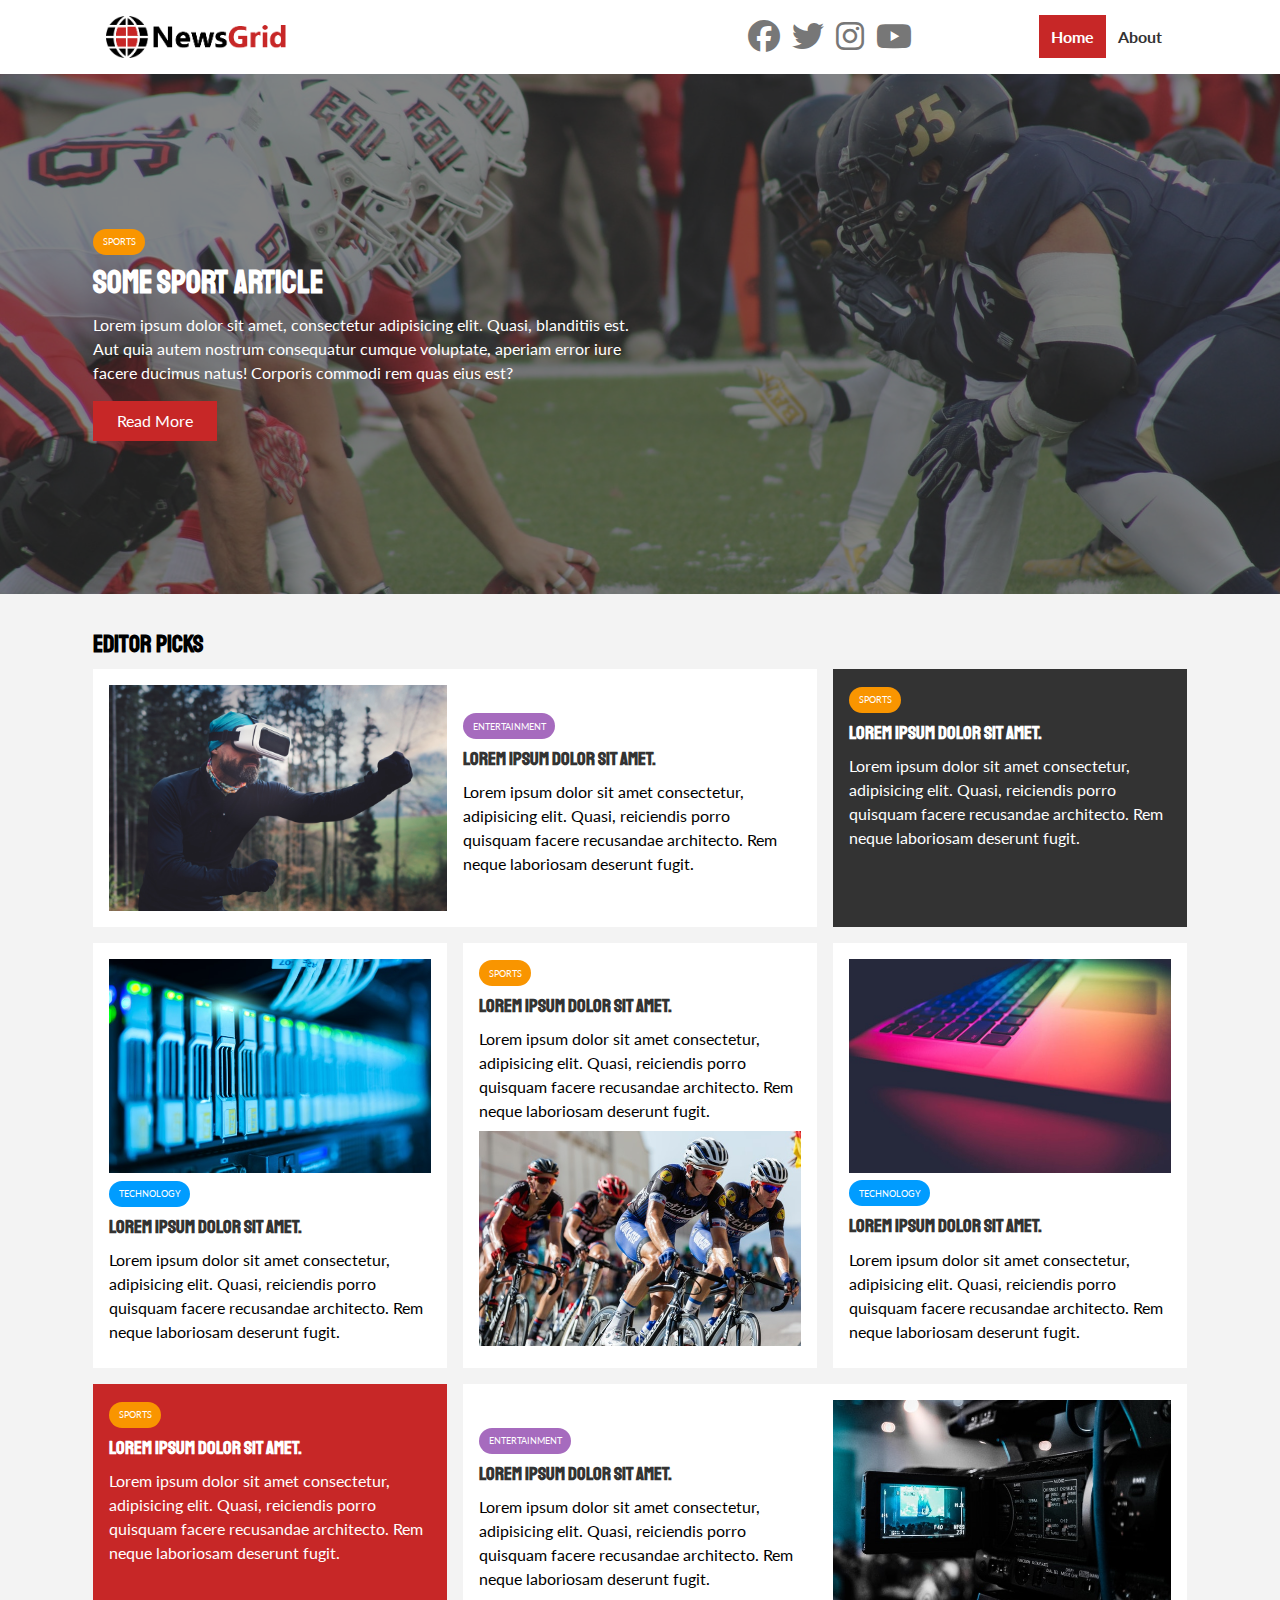
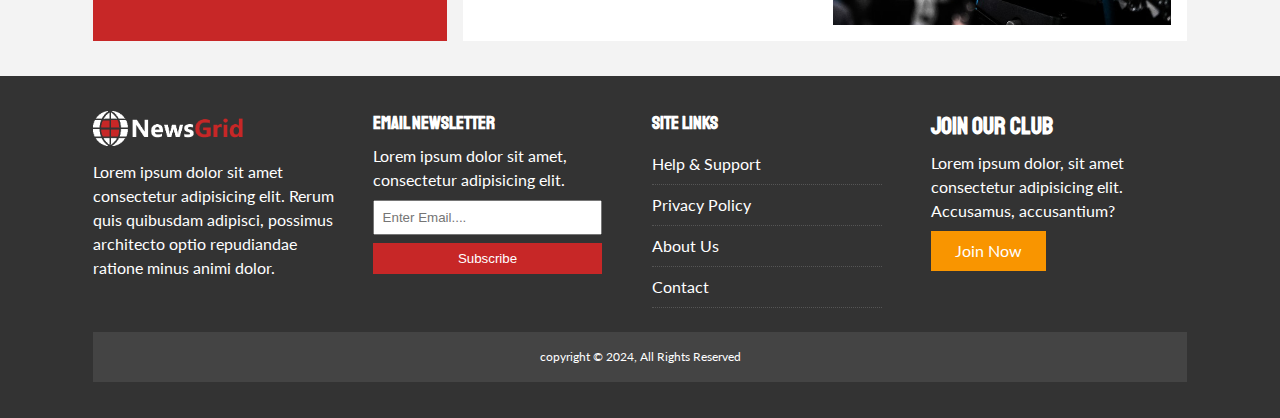
<file: index.html>
<!DOCTYPE html>
<html lang="en">
<head>
    <meta charset="UTF-8">
    <meta name="viewport" content="width=device-width, initial-scale=1.0">
    <link rel="preconnect" href="https://fonts.googleapis.com">
<link rel="preconnect" href="https://fonts.gstatic.com" crossorigin>
<link href="https://fonts.googleapis.com/css2?family=Lato:ital,wght@0,100;0,300;0,400;0,700;0,900;1,100;1,300;1,400;1,700;1,900&family=Staatliches&display=swap" rel="stylesheet">
    <link rel="stylesheet" href=" https://cdnjs.cloudflare.com/ajax/libs/font-awesome/6.5.2/css/all.min.css">
    <link rel="stylesheet" href="/CSS/style.css">
    <link rel="stylesheet" media="screen and (max-width: 768px)" href="/CSS/mobile.css">
    <link rel="icon" type="image/png" sizes="32x32" href="favicon-32x32.png">
    <title>NewsGrid | Latest News</title>
</head>
<body>
    <nav id="main-nav">
        <div class="container">
            <img src="/image_resources/logo.png" alt="NewsGrid" class="logo">
            <div class="social">
                <a href="https://facebook.com" target="_blank"><i class="fab fa-facebook fa-2x"></i></a>
                <a href="https://twitter.com" target="_blank"><i class="fab fa-twitter fa-2x"></i></a>
                <a href="https://instagram.com" target="_blank"><i class="fab fa-instagram fa-2x"></i></a>
                <a href="https://youtube.com" target="_blank"><i class="fab fa-youtube fa-2x"></i></a>
            </div>
            <ul>
                <li><a href="index.html" class="current">Home</a></li>
                <li><a href="about.html">About</a></li>
            </ul>
        </div>
    </nav>

    <!-- Showcase -->
     <header id="showcase">
        <div class="container">
            <div class="showcase-container">
              <div class="showcase-content">
                <div class="category category-sports">Sports</div>
                <h1>Some Sport Article</h1>
                <p>Lorem ipsum dolor sit amet, consectetur adipisicing elit. Quasi, blanditiis est. Aut quia autem nostrum consequatur cumque voluptate, aperiam error iure facere ducimus natus! Corporis commodi rem quas eius est?</p>
                <a href="article.html" class="btn btn-primary">Read More</a>
              </div>  
            </div>
        </div>
     </header>
     
     <!-- Home Articles -->
       <section id="home-articles" class="py-2">
         <div class="container">
            <h2>Editor Picks</h2>
            <div class="articles-container">
                <article class="card">
                    <img src="/image_resources/articles/ent1.jpg" alt="">
                    <div>
                        <div class="category category-ent">Entertainment</div>
                        <h3>
                            <a href="article.html">Lorem ipsum dolor sit amet.</a>
                        </h3>
                        <p>Lorem ipsum dolor sit amet consectetur, adipisicing elit. Quasi, reiciendis porro quisquam facere recusandae architecto. Rem neque laboriosam deserunt fugit.</p>
                    </div>
                </article>
                <article class="card bg-dark">
                        <div class="category category-sports">Sports</div>
                        <h3>
                            <a href="article.html">Lorem ipsum dolor sit amet.</a>
                        </h3>
                        <p>Lorem ipsum dolor sit amet consectetur, adipisicing elit. Quasi, reiciendis porro quisquam facere recusandae architecto. Rem neque laboriosam deserunt fugit.</p>
                </article>
                <article class="card">
                    <img src="/image_resources/articles/tech1.jpg" alt="">
                    <div class="category category-tech">Technology</div>
                    <h3>
                        <a href="article.html">Lorem ipsum dolor sit amet.</a>
                    </h3>
                    <p>Lorem ipsum dolor sit amet consectetur, adipisicing elit. Quasi, reiciendis porro quisquam facere recusandae architecto. Rem neque laboriosam deserunt fugit.</p>
               </article>
               <article class="card">
                <div class="category category-sports">Sports</div>
                <h3>
                    <a href="article.html">Lorem ipsum dolor sit amet.</a>
                </h3>
                <p>Lorem ipsum dolor sit amet consectetur, adipisicing elit. Quasi, reiciendis porro quisquam facere recusandae architecto. Rem neque laboriosam deserunt fugit.</p>
                <img src="/image_resources/articles/sports1.jpg" alt="">
              </article>
             <article class="card">
             <img src="/image_resources/articles/tech2.jpg" alt="">
             <div class="category category-tech">Technology</div>
             <h3>
                <a href="article.html">Lorem ipsum dolor sit amet.</a>
             </h3>
             <p>Lorem ipsum dolor sit amet consectetur, adipisicing elit. Quasi, reiciendis porro quisquam facere recusandae architecto. Rem neque laboriosam deserunt fugit.</p>
             </article>
             <article class="card bg-primary">
             <div class="category category-sports">Sports</div>
             <h3>
              <a href="article.html">Lorem ipsum dolor sit amet.</a>
             </h3>
             <p>Lorem ipsum dolor sit amet consectetur, adipisicing elit. Quasi, reiciendis porro quisquam facere recusandae architecto. Rem neque laboriosam deserunt fugit.</p>
             </article>
             <article class="card">
                <div>
                    <div class="category category-ent">Entertainment</div>
                    <h3>
                        <a href="article.html">Lorem ipsum dolor sit amet.</a>
                    </h3>
                    <p>Lorem ipsum dolor sit amet consectetur, adipisicing elit. Quasi, reiciendis porro quisquam facere recusandae architecto. Rem neque laboriosam deserunt fugit.</p>
                </div>
                <img src="/image_resources/articles/ent2.jpg" alt="">
               </article>
              </div>
            </div>
        </section>
       
        <!-- Footer -->
         <footer id="main-footer" class="py-2">
            <div class="container footer-container">
                <div>
                    <img src="/logo_light.png" alt="NewsGrid">
                    <p>Lorem ipsum dolor sit amet consectetur adipisicing elit. Rerum quis quibusdam adipisci, possimus architecto optio repudiandae ratione minus animi dolor.</p>
             </div>
                 <div>
                    <h3>Email Newsletter</h3>
                    <p>Lorem ipsum dolor sit amet, consectetur adipisicing elit.</p>
                    <form name="contact" method="POST" data-netlify="true">
                        <input type="email" name="email" placeholder="Enter Email....">
                        <input type="submit" value="Subscribe" class="btn btn-primary">
                    </form>
                 </div>
                <div>
                    <h3>Site Links</h3>
                    <ul class="list">
                        <li><a href="#">Help & Support</a></li>
                        <li><a href="#">Privacy Policy</a></li>
                        <li><a href="#">About Us</a></li>
                        <li><a href="#">Contact</a></li>
                    </ul>
                </div>
                <div>
                    <h2>Join Our Club</h2>
                    <p>Lorem ipsum dolor, sit amet consectetur adipisicing elit. Accusamus, accusantium?</p>
                    <a href="#" class="btn btn-secondary">Join Now</a>
                </div>
                <div>
                    <p>
                        copyright &copy; 2024, All Rights Reserved
                    </p>
                </div>
            </div>
         </footer>

</body>
</html>
</file>
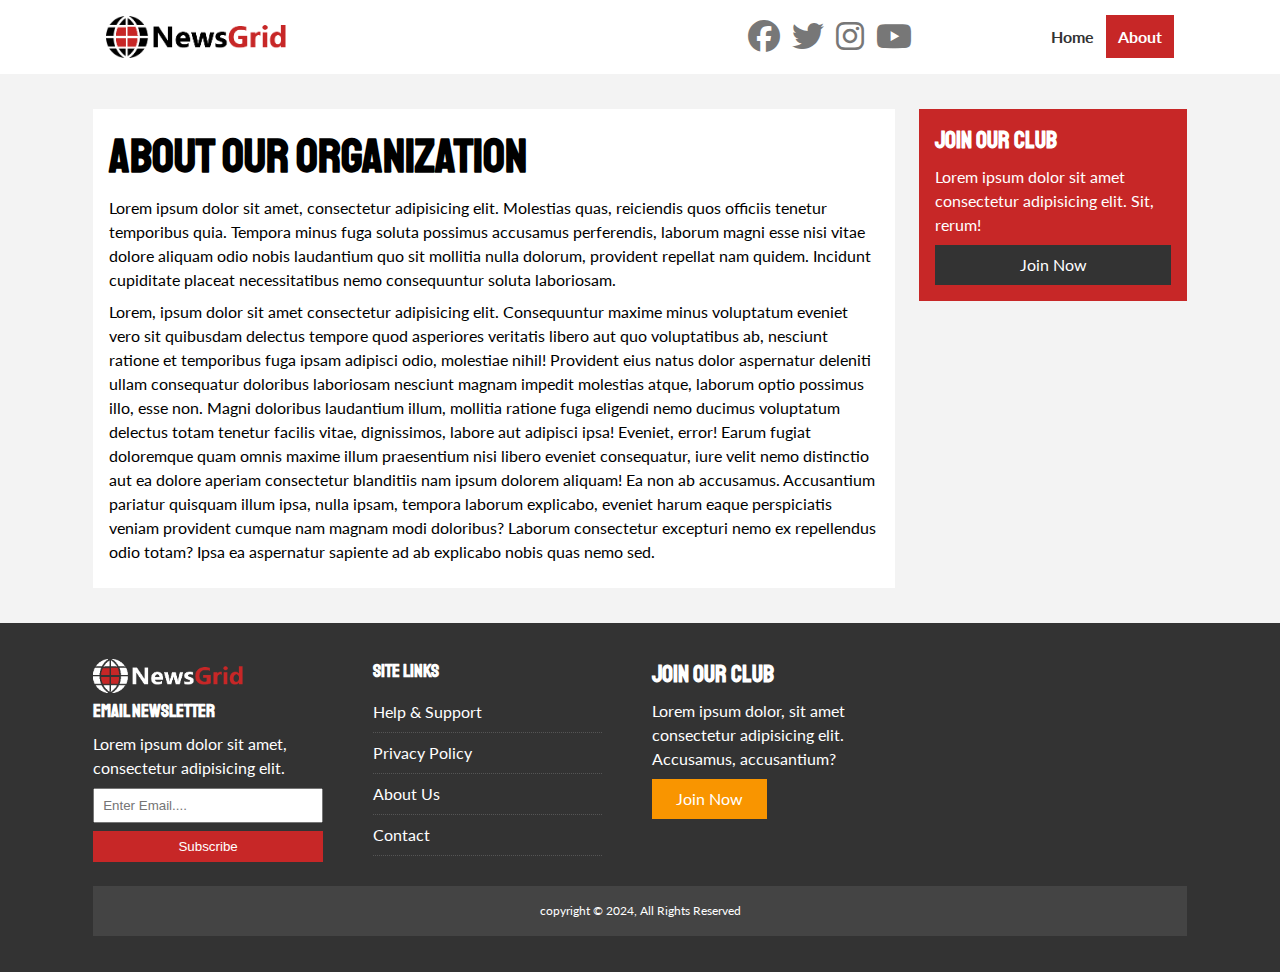
<file: about.html>
<!DOCTYPE html>
<html lang="en">
<head>
    <meta charset="UTF-8">
    <meta name="viewport" content="width=device-width, initial-scale=1.0">
    <link rel="preconnect" href="https://fonts.googleapis.com">
<link rel="preconnect" href="https://fonts.gstatic.com" crossorigin>
<link href="https://fonts.googleapis.com/css2?family=Lato:ital,wght@0,100;0,300;0,400;0,700;0,900;1,100;1,300;1,400;1,700;1,900&family=Staatliches&display=swap" rel="stylesheet">
    <link rel="stylesheet" href=" https://cdnjs.cloudflare.com/ajax/libs/font-awesome/6.5.2/css/all.min.css">
    <link rel="stylesheet" href="/CSS/style.css">
    <link rel="stylesheet" media="screen and (max-width: 768px)" href="/CSS/mobile.css">
    <link rel="icon" type="image/png" sizes="32x32" href="favicon-32x32.png">
    <title>NewsGrid | About</title>
</head>
<body>
    <nav id="main-nav">
        <div class="container">
            <img src="/image_resources/logo.png" alt="NewsGrid" class="logo">
            <div class="social">
                <a href="https://facebook.com" target="_blank"><i class="fab fa-facebook fa-2x"></i></a>
                <a href="https://twitter.com" target="_blank"><i class="fab fa-twitter fa-2x"></i></a>
                <a href="https://instagram.com" target="_blank"><i class="fab fa-instagram fa-2x"></i></a>
                <a href="https://youtube.com" target="_blank"><i class="fab fa-youtube fa-2x"></i></a>
            </div>
            <ul>
                <li><a href="index.html">Home</a></li>
                <li><a class="current" href="about.html">About</a></li>
            </ul>
        </div>
    </nav>

     <section id="about">
        <div class="container">
            <div class="page-container">
                <article class="card">
                    <h1 class="l-heading">About Our Organization</h1>
                    <p>Lorem ipsum dolor sit amet, consectetur adipisicing elit. Molestias quas, reiciendis quos officiis tenetur temporibus quia. Tempora minus fuga soluta possimus accusamus perferendis, laborum magni esse nisi vitae dolore aliquam odio nobis laudantium quo sit mollitia nulla dolorum, provident repellat nam quidem. Incidunt cupiditate placeat necessitatibus nemo consequuntur soluta laboriosam.</p>
                    <p>Lorem, ipsum dolor sit amet consectetur adipisicing elit. Consequuntur maxime minus voluptatum eveniet vero sit quibusdam delectus tempore quod asperiores veritatis libero aut quo voluptatibus ab, nesciunt ratione et temporibus fuga ipsam adipisci odio, molestiae nihil! Provident eius natus dolor aspernatur deleniti ullam consequatur doloribus laboriosam nesciunt magnam impedit molestias atque, laborum optio possimus illo, esse non. Magni doloribus laudantium illum, mollitia ratione fuga eligendi nemo ducimus voluptatum delectus totam tenetur facilis vitae, dignissimos, labore aut adipisci ipsa! Eveniet, error! Earum fugiat doloremque quam omnis maxime illum praesentium nisi libero eveniet consequatur, iure velit nemo distinctio aut ea dolore aperiam consectetur blanditiis nam ipsum dolorem aliquam! Ea non ab accusamus. Accusantium pariatur quisquam illum ipsa, nulla ipsam, tempora laborum explicabo, eveniet harum eaque perspiciatis veniam provident cumque nam magnam modi doloribus? Laborum consectetur excepturi nemo ex repellendus odio totam? Ipsa ea aspernatur sapiente ad ab explicabo nobis quas nemo sed.</p>
                </article>
                <aside class="card bg-primary">
                    <h2>Join Our Club</h2>
                    <p>Lorem ipsum dolor sit amet consectetur adipisicing elit. Sit, rerum!</p>
                    <a href="#" class="btn btn-dark btn-block">Join Now</a>
                </aside>
            </div>
        </div>
     </section>
       
        <!-- Footer -->
         <footer id="main-footer" class="py-2">
            <div class="container footer-container">
                <div>
                    <img src="/logo_light.png" alt="NewsGrid">
                    <div>
                        <h3>Email Newsletter</h3>
                        <p>Lorem ipsum dolor sit amet, consectetur adipisicing elit.</p>
                        <form name="contact" method="POST" data-netlify="true">
                            <input type="email" name="email" placeholder="Enter Email....">
                            <input type="submit" value="Subscribe" class="btn btn-primary">
                        </form>
                     </div>
                </div>
                <div>
                    <h3>Site Links</h3>
                    <ul class="list">
                        <li><a href="#">Help & Support</a></li>
                        <li><a href="#">Privacy Policy</a></li>
                        <li><a href="#">About Us</a></li>
                        <li><a href="#">Contact</a></li>
                    </ul>
                </div>
                <div>
                    <h2>Join Our Club</h2>
                    <p>Lorem ipsum dolor, sit amet consectetur adipisicing elit. Accusamus, accusantium?</p>
                    <a href="#" class="btn btn-secondary">Join Now</a>
                </div>
                <div>
                    <p>
                        copyright &copy; 2024, All Rights Reserved
                    </p>
                </div>
            </div>
         </footer>

</body>
</html>
</file>
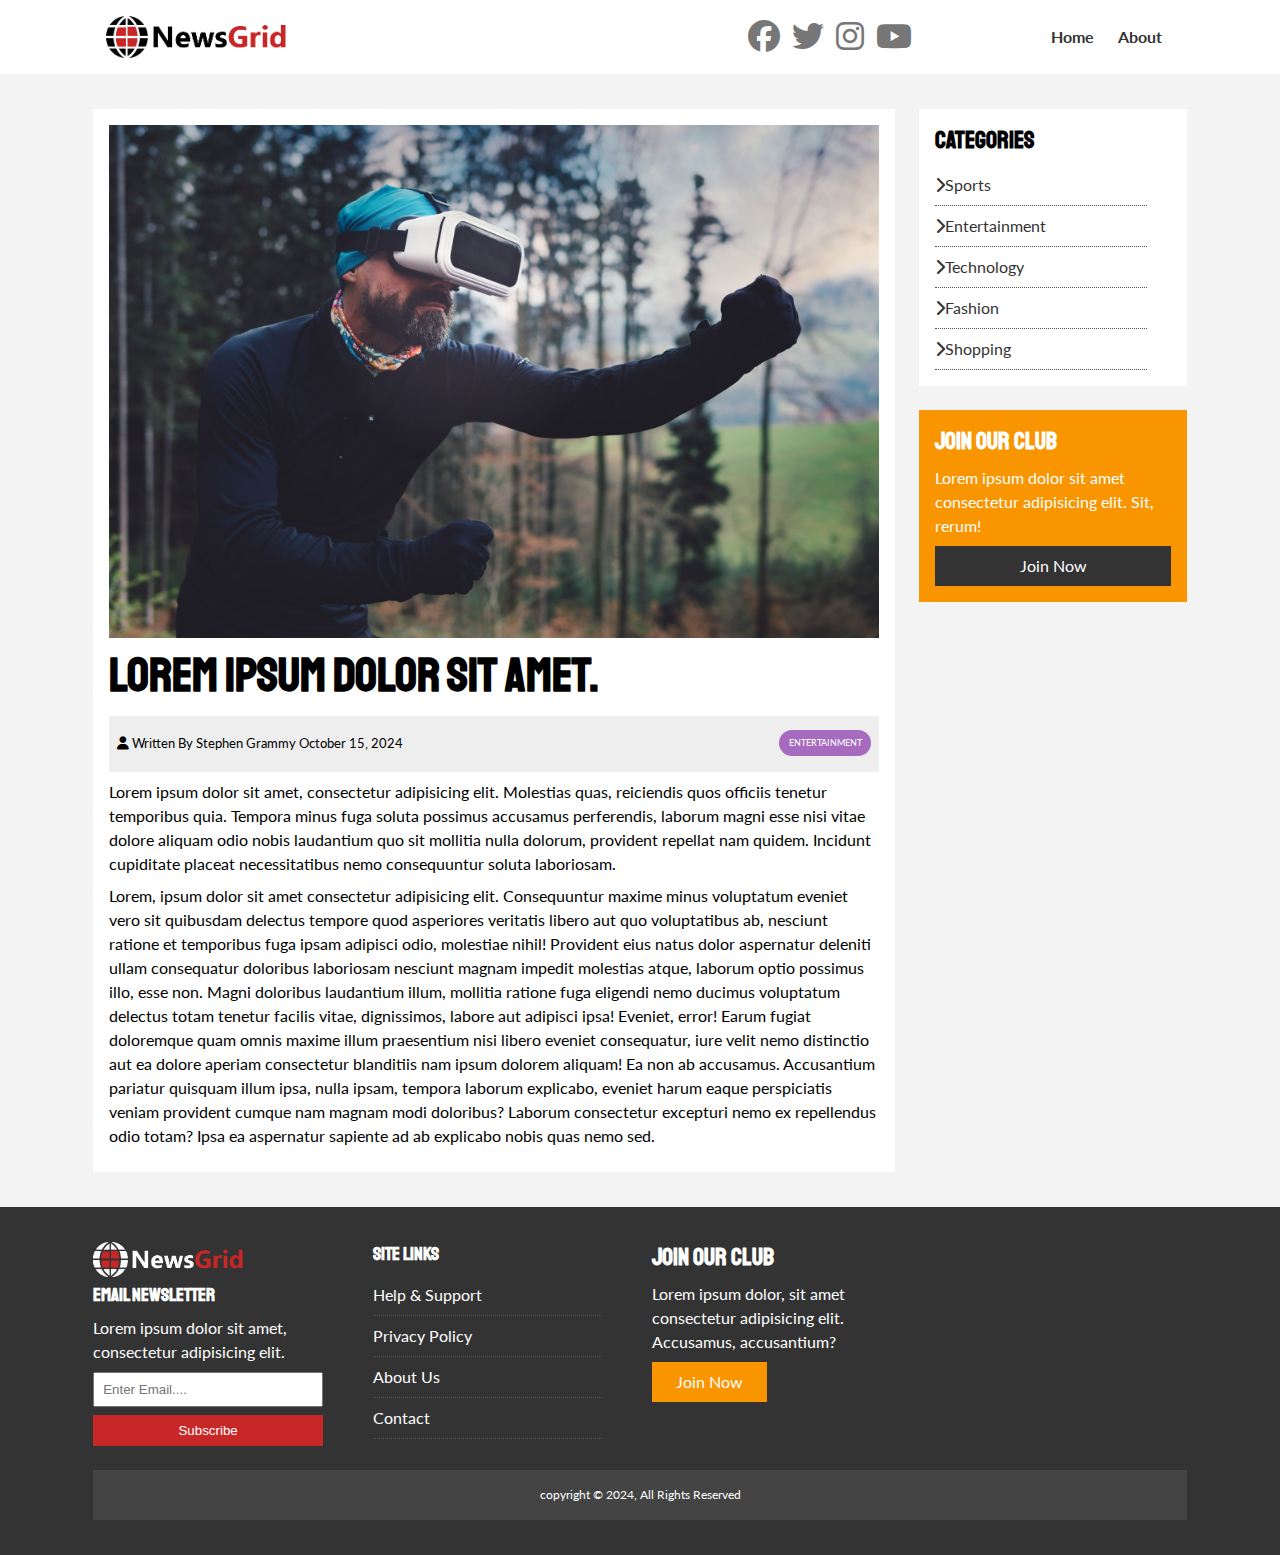
<file: article.html>
<!DOCTYPE html>
<html lang="en">
<head>
    <meta charset="UTF-8">
    <meta name="viewport" content="width=device-width, initial-scale=1.0">
    <link rel="preconnect" href="https://fonts.googleapis.com">
<link rel="preconnect" href="https://fonts.gstatic.com" crossorigin>
<link href="https://fonts.googleapis.com/css2?family=Lato:ital,wght@0,100;0,300;0,400;0,700;0,900;1,100;1,300;1,400;1,700;1,900&family=Staatliches&display=swap" rel="stylesheet">
    <link rel="stylesheet" href=" https://cdnjs.cloudflare.com/ajax/libs/font-awesome/6.5.2/css/all.min.css">
    <link rel="stylesheet" href="/CSS/style.css">
    <link rel="stylesheet" media="screen and (max-width: 768px)" href="/CSS/mobile.css">
    <link rel="icon" type="image/png" sizes="32x32" href="favicon-32x32.png">
    <title>NewsGrid | Latest News</title>
</head>
<body>
    <nav id="main-nav">
        <div class="container">
            <img src="/image_resources/logo.png" alt="NewsGrid" class="logo">
            <div class="social">
                <a href="https://facebook.com" target="_blank"><i class="fab fa-facebook fa-2x"></i></a>
                <a href="https://twitter.com" target="_blank"><i class="fab fa-twitter fa-2x"></i></a>
                <a href="https://instagram.com" target="_blank"><i class="fab fa-instagram fa-2x"></i></a>
                <a href="https://youtube.com" target="_blank"><i class="fab fa-youtube fa-2x"></i></a>
            </div>
            <ul>
                <li><a href="index.html">Home</a></li>
                <li><a  href="about.html">About</a></li>
            </ul>
        </div>
    </nav>

     <section id="article">
        <div class="container">
            <div class="page-container">
                <article class="card">
                    <img src="/image_resources/articles/ent1.jpg" alt="">
                    <h1 class="l-heading">Lorem ipsum dolor sit amet.</h1>
                    <div class="meta">
                        <small>
                            <i class="fas fa-user"></i> Written By Stephen Grammy October 15, 2024
                        </small>
                        <div class="category category-ent">Entertainment</div>
                    </div>
                    <p>Lorem ipsum dolor sit amet, consectetur adipisicing elit. Molestias quas, reiciendis quos officiis tenetur temporibus quia. Tempora minus fuga soluta possimus accusamus perferendis, laborum magni esse nisi vitae dolore aliquam odio nobis laudantium quo sit mollitia nulla dolorum, provident repellat nam quidem. Incidunt cupiditate placeat necessitatibus nemo consequuntur soluta laboriosam.</p>
                    <p>Lorem, ipsum dolor sit amet consectetur adipisicing elit. Consequuntur maxime minus voluptatum eveniet vero sit quibusdam delectus tempore quod asperiores veritatis libero aut quo voluptatibus ab, nesciunt ratione et temporibus fuga ipsam adipisci odio, molestiae nihil! Provident eius natus dolor aspernatur deleniti ullam consequatur doloribus laboriosam nesciunt magnam impedit molestias atque, laborum optio possimus illo, esse non. Magni doloribus laudantium illum, mollitia ratione fuga eligendi nemo ducimus voluptatum delectus totam tenetur facilis vitae, dignissimos, labore aut adipisci ipsa! Eveniet, error! Earum fugiat doloremque quam omnis maxime illum praesentium nisi libero eveniet consequatur, iure velit nemo distinctio aut ea dolore aperiam consectetur blanditiis nam ipsum dolorem aliquam! Ea non ab accusamus. Accusantium pariatur quisquam illum ipsa, nulla ipsam, tempora laborum explicabo, eveniet harum eaque perspiciatis veniam provident cumque nam magnam modi doloribus? Laborum consectetur excepturi nemo ex repellendus odio totam? Ipsa ea aspernatur sapiente ad ab explicabo nobis quas nemo sed.</p>
                </article>
                <aside id="categories" class="card">
                    <h2>Categories</h2>
                    <ul class="list">
                        <li><a href="#"><i class="fas fa-chevron-right"></i>Sports</a></li>
                        <li><a href="#"><i class="fas fa-chevron-right"></i>Entertainment</a></li>
                        <li><a href="#"><i class="fas fa-chevron-right"></i>Technology</a></li>
                        <li><a href="#"><i class="fas fa-chevron-right"></i>Fashion</a></li>
                        <li><a href="#"><i class="fas fa-chevron-right"></i>Shopping</a></li>
                    </ul>
                </aside>
                <aside class="card bg-secondary">
                    <h2>Join Our Club</h2>
                    <p>Lorem ipsum dolor sit amet consectetur adipisicing elit. Sit, rerum!</p>
                    <a href="#" class="btn btn-dark btn-block">Join Now</a>
                </aside>
            </div>
        </div>
     </section>
       
        <!-- Footer -->
         <footer id="main-footer" class="py-2">
            <div class="container footer-container">
                <div>
                    <img src="/logo_light.png" alt="NewsGrid">
                    <div>
                        <h3>Email Newsletter</h3>
                        <p>Lorem ipsum dolor sit amet, consectetur adipisicing elit.</p>
                        <form name="contact" method="POST" data-netlify="true">
                            <input type="email" name="email" placeholder="Enter Email....">
                            <input type="submit" value="Subscribe" class="btn btn-primary">
                        </form>
                     </div>
                </div>
                <div>
                    <h3>Site Links</h3>
                    <ul class="list">
                        <li><a href="#">Help & Support</a></li>
                        <li><a href="#">Privacy Policy</a></li>
                        <li><a href="#">About Us</a></li>
                        <li><a href="#">Contact</a></li>
                    </ul>
                </div>
                <div>
                    <h2>Join Our Club</h2>
                    <p>Lorem ipsum dolor, sit amet consectetur adipisicing elit. Accusamus, accusantium?</p>
                    <a href="#" class="btn btn-secondary">Join Now</a>
                </div>
                <div>
                    <p>
                        copyright &copy; 2024, All Rights Reserved
                    </p>
                </div>
            </div>
         </footer>

</body>
</html>
</file>
<file: CSS/style.css>
:root {
    --primary-color: #c72727;
    --secondary-color: #f99500;
    --light-color: #f3f3f3;
    --dark-color: #333;
    --max-width: 1100px;
}

.category {
    --sports-color: #f99500;
    --ent-color: #a66bbe;
    --tech-color: #009cff;
}

* {
    margin: 0;
    padding: 0;
    box-sizing: border-box;
}

body {
    font-family: 'lato', sans-serif;
    line-height: 1.5;
     background: var(--light-color);
}

a {
    color: #333;
    text-decoration: none;
}

ul {
    list-style: none;
}

p {
    margin: .5rem 0;
}

img {
   width: 100%;
}

h1, h2, h3, h4, h5, h6 {
    font-family: 'staatliches', cursive;
    margin-bottom: .55rem;
    line-height: 1.3;
}

/* Utility */
.container {
    max-width: var(--max-width);
    margin: auto;
    padding: 0.2rem;
    overflow: hidden;
}

.category {
    display: inline-block;
    color: #fff;
    font-size: 0.55rem;
    text-transform: uppercase;
    padding: 0.4rem 0.6rem;
    border-radius: 15px;
    margin-bottom: 0.5rem;
}

.category-sports { background: var(--sports-color);}
.category-ent { background: var(--ent-color);}
.category-tech { background: var(--tech-color);}

.btn {
    display: inline-block;
    border: none;
    background: var(--dark-color);
    color: #fff;
    padding: 0.5rem 1.5rem;
}

.btn-light { background: var(--light-color);}
.btn-primary { background: var(--primary-color);}
.btn-secondary { background: var(--secondary-color);}

.btn-block {
    display: block;
    width: 100%;
    text-align: center;
}

.btn:hover {
    opacity: 0.9;
}

.card {
    background: #fff;
    padding: 1rem;
}

.bg-dark {
    background: var(--dark-color);
    color: #fff;
}

.bg-primary {
    background: var(--primary-color);
    color: #fff;
}

.bg-secondary {
    background: var(--secondary-color);
    color: #fff;
}

.bg-dark h1,
.bg-dark h2,
.bg-dark h3,
.bg-dark a,
.bg-primary h1,
.bg-primary h2,
.bg-primary h3,
.bg-primary a,
.bg-secondary h1,
.bg-secondary h2,
.bg-secondary h3,
.bg-secondary a {
    color: #fff;
}

.py-1 { padding: 1.5rem 0;}
.py-2 { padding: 2rem 0;}
.py-3 { padding: 3rem 0;}
.py-1 { padding: 1.5rem;}
.py-2 { padding: 2rem;}
.py-3 { padding: 3rem;}

.l-heading {
    font-size: 3rem;
}

.list li {
    padding: .5rem 0;
    border-bottom: #555 dotted 1px;
    width: 90%;
}

.list li a:hover {
  color: var(--primary-color) !important;
}

/* Inner Page Container */
.page-container {
    display: grid;
    grid-template-columns: 6fr 2fr;
    margin: 2rem 0;
    grid-gap: 1.5rem;
}

.page-container > *:first-child {
    grid-row: 1 / span 3;
}

/* Navigation */
#main-nav {
    background: #fff;
    position: sticky;
    top: 0;
    z-index: 2;
}

#main-nav .container {
    display: grid;
    grid-template-columns: 6fr 3fr 2fr;
    padding: 1rem;
    align-items: center;
}

#main-nav .logo {
    width: 180px;
}

#main-nav ul {
    justify-self: end;
    display: flex;
}

#main-nav ul li a {
    padding: 0.75rem;
    font-weight: bold;
}

#main-nav ul li a.current {
    background: var(--primary-color);
    color: #fff;
}

#main-nav ul li a:hover {
    background: var(--light-color);
    color: var(--dark-color);
}

#main-nav .social {
    justify-self: center;
}

#main-nav .social i {
    color: #777;
    margin-right: .5rem;
}

/* Showcase */
#showcase {
    color: #fff;
    background: #333;
    padding: 2rem;
    position: relative;
}

#showcase::before {
    content: '';
    background: url(/image_resources/featured.jpg) no-repeat center center/cover;
    position: absolute;
    top: 0;
    left: 0;
    width: 100%;
    height: 100%;
    opacity: 0.4;
}

#showcase .showcase-container {
    display: grid;
    grid-template-columns: repeat(2, 1fr);
    justify-content: center;
    align-items: center;
    height: 50vh;
}

#showcase .showcase-content {
    z-index: 1;
}

#showcase .showcase-content p {
    margin-bottom: 1rem;
}

/* Home Articles */
#home-articles .articles-container {
    display: grid;
    grid-template-columns: repeat(3, 1fr);
    grid-gap: 1rem;
}

#home-articles .articles-container > *:first-child, #home-articles .articles-container > *:last-child {
    display: grid;
    grid-template-columns: repeat(2, 1fr);
    grid-gap: 1rem;
    align-items: center;
    grid-column: 1 / span 2;
}

 #home-articles .articles-container > *:last-child {
    grid-column: 2 / span 2;
} 

#article .meta {
    display: flex;
    justify-content: space-between;
    align-items: center;
    background: #eee;
    padding: 0.5rem;
}

#article .meta .category {
    margin-top: 0.4rem;
}

/* Footer */
#main-footer {
    background: var(--dark-color);
    color: #fff;
}

#main-footer img {
    width: 150px;
}

#main-footer a {
    color: #fff;
}

#main-footer .footer-container {
    display: grid;
    grid-template-columns: repeat(4, 1fr);
    grid-gap: 1.5rem;
}

#main-footer .footer-container > *:last-child {
    background: #444;
    grid-column: 1 / span  4;
    padding: .5rem;
    text-align: center;
    font-size: 0.75rem;
}

#main-footer .footer-container input[type='email'] {
    width: 90%;
    padding: 0.5rem;
    margin-bottom: 0.5rem;  
}

#main-footer .footer-container input[type='submit'] {
    width: 90%;
}
</file>
<file: CSS/mobile.css>
/* Navgation */
#main-nav .social {
    display: none;
}

#main-nav .container {
    grid-template-columns: 1fr;
    grid-gap: 1.2rem;
}

#main-nav ul,
#main-nav .logo {
    justify-self: center;
}

#main-nav ul li a {
    padding: 0.5rem;
}

#home-articles .articles-container {
    grid-template-columns: repeat(2, 1fr);
}

#home-articles .articles-container >*:first-child,
#home-articles .articles-container >*:last-child {
    grid-template-columns: 1fr;
    grid-column: 1;
}

@media(max-width: 630px) {
    /* Stack Grid Items */
    #showcase .showcase-container, #home-articles .articles-container,
    #main-footer .footer-container { 
        grid-template-columns: 1fr;
    }  

    #main-footer .footer-container >*:last-child {
        grid-column: 1;
    }

    #main-footer .footer-container > *:first-child,
    #main-footer .footer-container > *:nth-child(2) {
        border-bottom: #444 dotted 1px;
        padding-bottom: 1rem;
    }

    .page-container {
        grid-template-columns: 1fr;
        text-align: center;
    }

    .page-container > *:first-child {
        grid-column: 1;
    }

    .l-heading {
        font-size: 2rem;
    }

}
</file>
